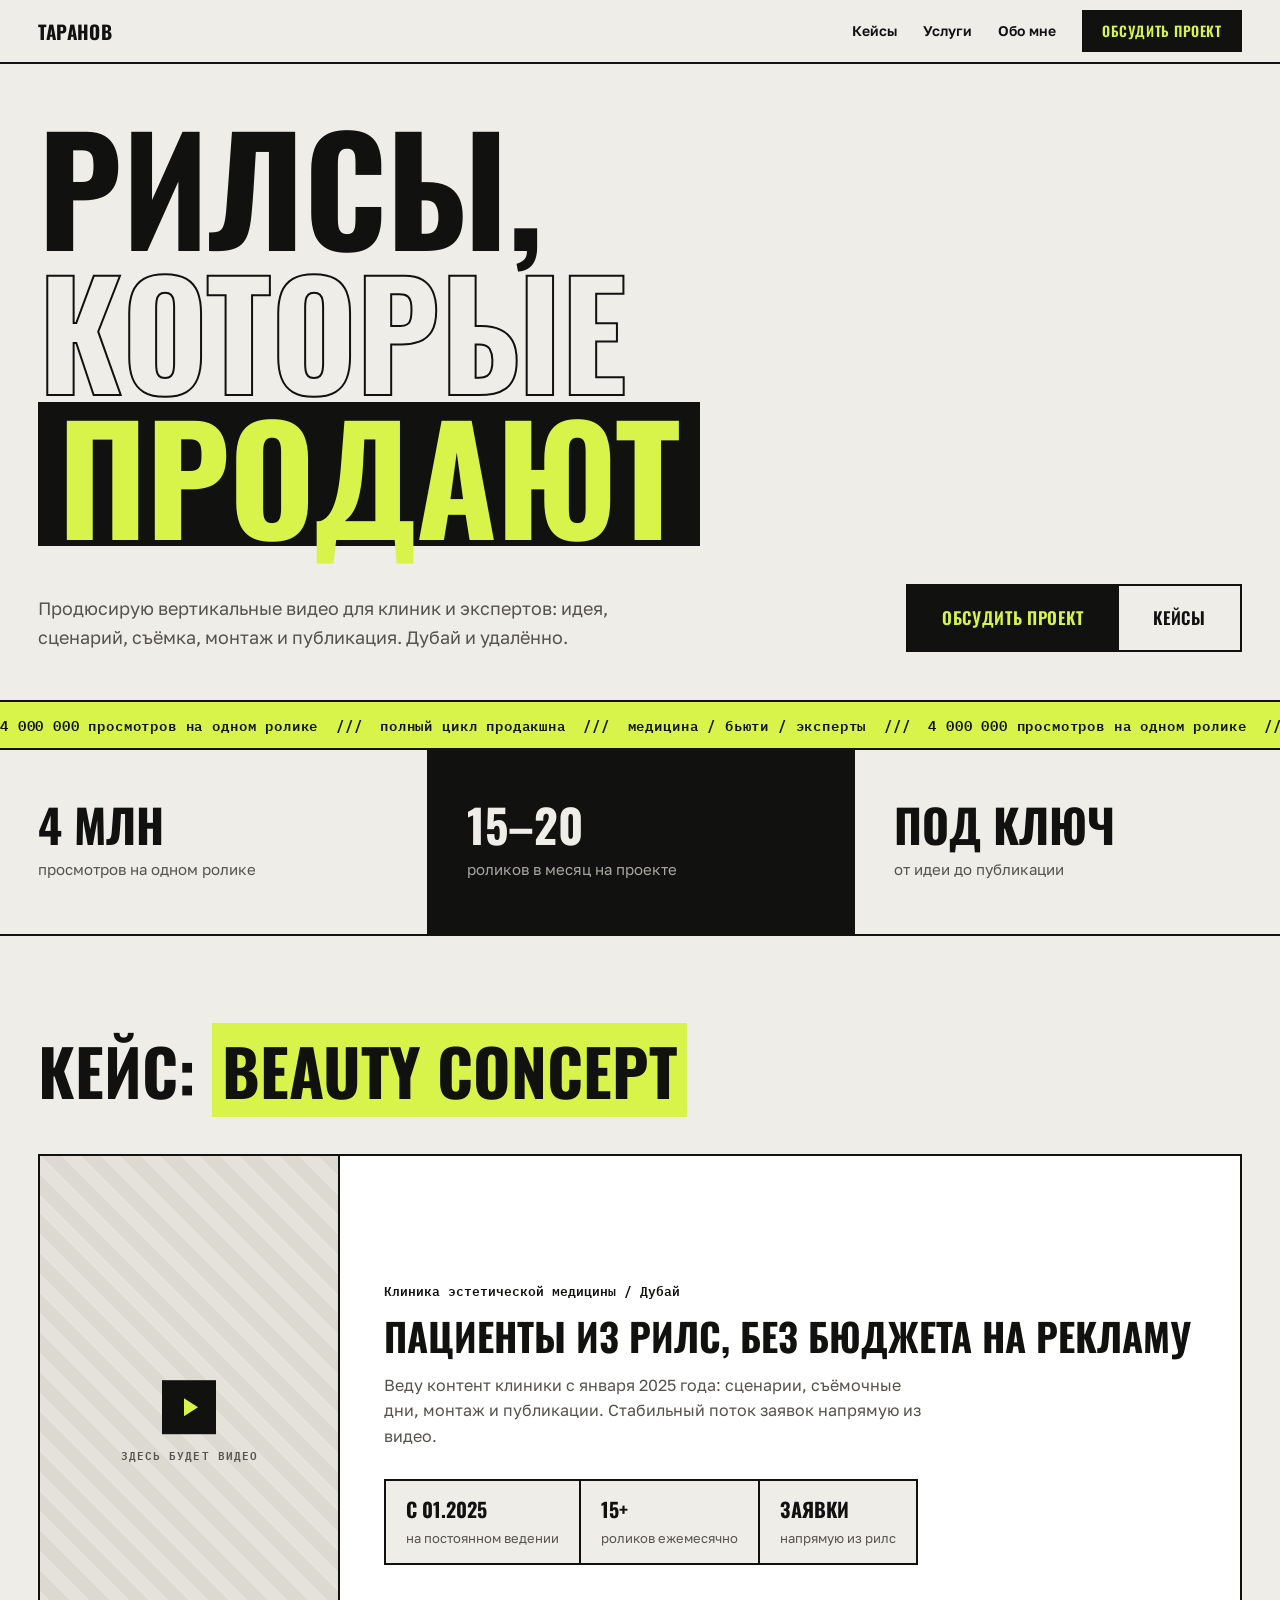
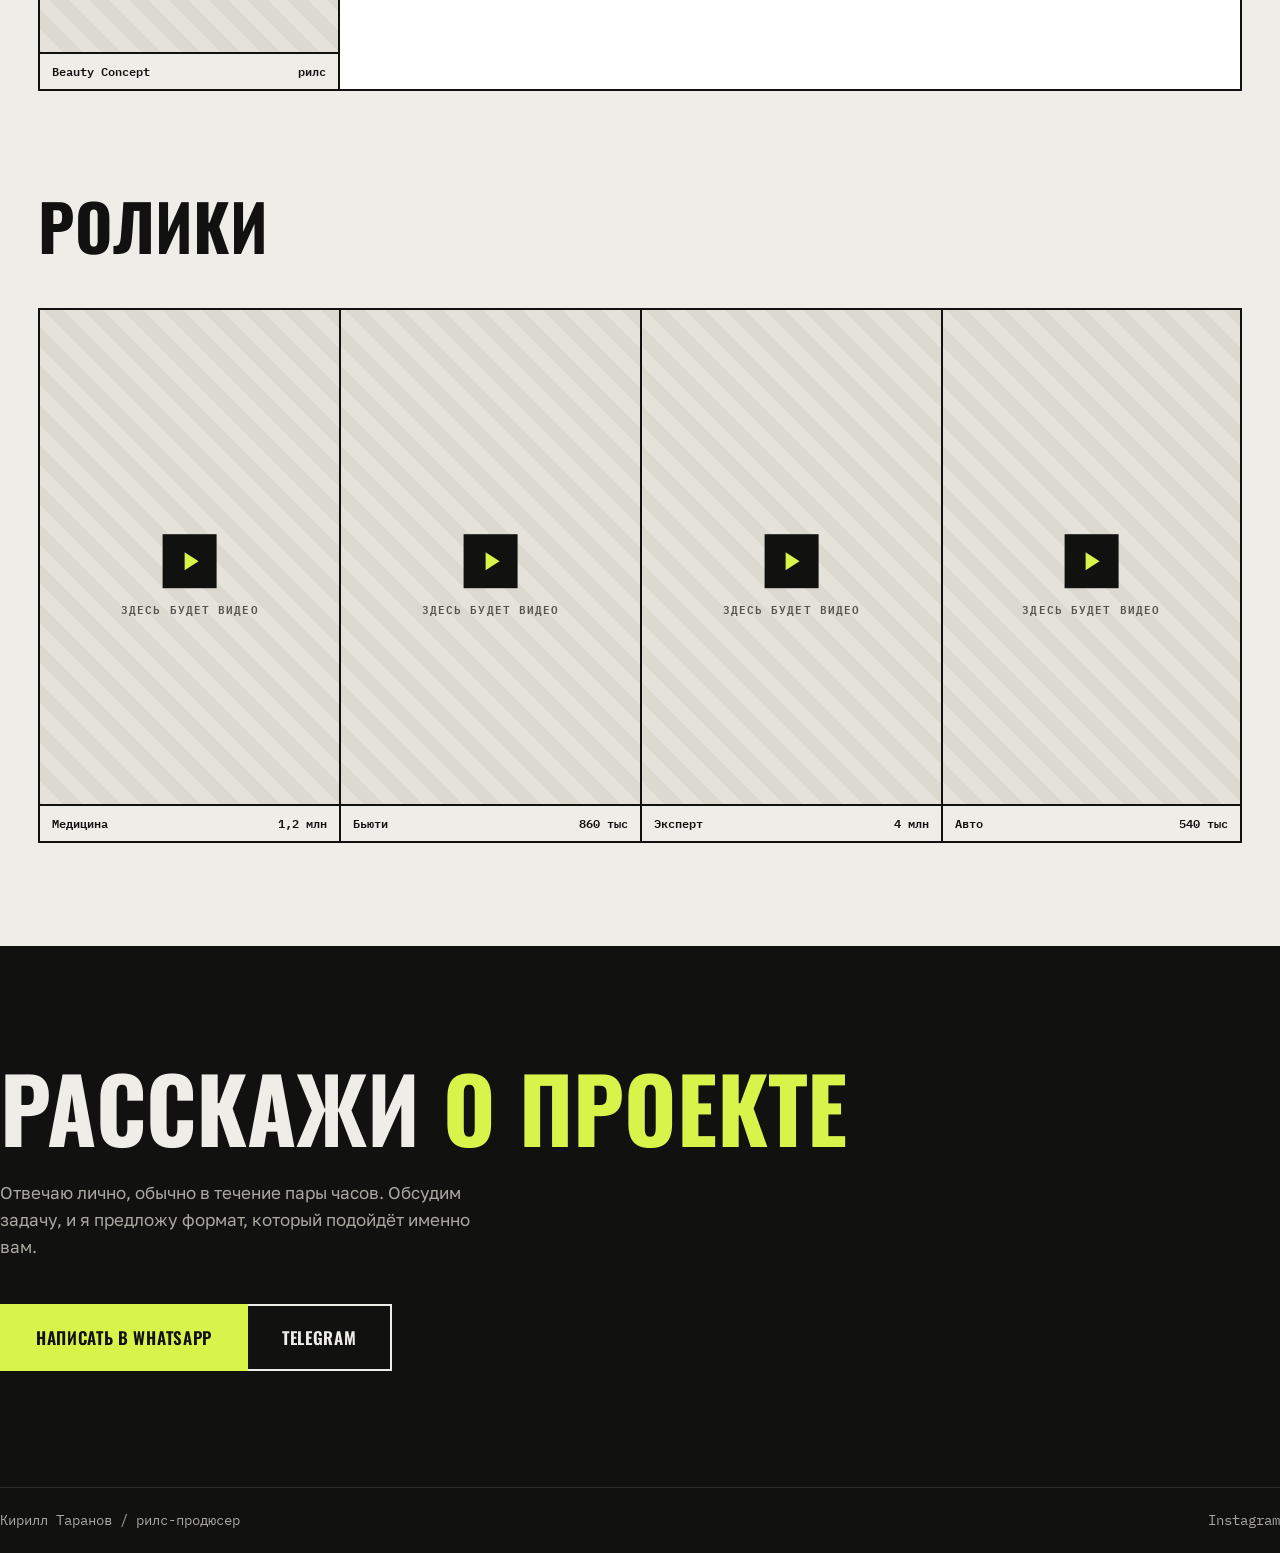
<file: mockups/bold-brutalist.html>
<!DOCTYPE html>
<html lang="ru">
<head>
<meta charset="UTF-8">
<meta name="viewport" content="width=device-width, initial-scale=1.0">
<title>Вариант 3 · Дерзкий брутальный</title>
<link rel="preconnect" href="https://fonts.googleapis.com">
<link rel="preconnect" href="https://fonts.gstatic.com" crossorigin>
<link href="https://fonts.googleapis.com/css2?family=Oswald:wght@500;600;700&family=IBM+Plex+Mono:wght@400;500;600&family=Golos+Text:wght@400;500;600&display=swap" rel="stylesheet">
<style>
  :root {
    --bg: #efede8;
    --ink: #111110;
    --muted: #55534d;
    --acid: #d8f34a;
    --line: #111110;
  }
  * { margin: 0; padding: 0; box-sizing: border-box; }
  html { scroll-behavior: smooth; }
  body {
    background: var(--bg);
    color: var(--ink);
    font-family: "Golos Text", system-ui, sans-serif;
    line-height: 1.6;
    -webkit-font-smoothing: antialiased;
    overflow-x: hidden;
  }
  .cond { font-family: "Oswald", sans-serif; text-transform: uppercase; }
  .mono { font-family: "IBM Plex Mono", monospace; }
  .wrap { max-width: 1320px; margin: 0 auto; padding: 0 clamp(16px, 3vw, 40px); }

  /* NAV */
  nav { position: fixed; top: 0; left: 0; right: 0; z-index: 50; background: var(--bg); border-bottom: 2px solid var(--line); }
  .nav-inner { height: 62px; display: flex; align-items: center; justify-content: space-between; }
  .logo { font-family: "Oswald", sans-serif; text-transform: uppercase; font-weight: 700; font-size: 19px; letter-spacing: 0.02em; color: var(--ink); text-decoration: none; }
  .nav-links { display: flex; gap: 26px; align-items: center; }
  .nav-links a { color: var(--ink); text-decoration: none; font-size: 14px; font-weight: 600; }
  .nav-links a:hover { text-decoration: underline; text-underline-offset: 4px; }
  .nav-cta {
    background: var(--ink); color: var(--acid) !important;
    padding: 10px 20px; font-family: "Oswald", sans-serif; text-transform: uppercase;
    letter-spacing: 0.04em; transition: transform 0.15s;
  }
  .nav-cta:hover { text-decoration: none !important; transform: translate(-2px, -2px); box-shadow: 4px 4px 0 var(--acid); }

  /* HERO */
  .hero { padding-top: 62px; border-bottom: 2px solid var(--line); }
  .hero-title {
    font-family: "Oswald", sans-serif; text-transform: uppercase;
    font-weight: 700;
    font-size: clamp(56px, 11.5vw, 168px);
    line-height: 0.98;
    letter-spacing: -0.005em;
    padding: clamp(28px, 4vw, 56px) 0 clamp(20px, 3vw, 40px);
  }
  .hero-title .row { display: block; }
  .hero-title .row-2 { color: transparent; -webkit-text-stroke: 2px var(--ink); }
  .hero-title .row-3 { background: var(--ink); color: var(--acid); display: inline-block; padding: 0 clamp(10px, 1.5vw, 24px); }
  .hero-sub {
    display: grid; grid-template-columns: 1fr auto; gap: 24px; align-items: end;
    padding-bottom: clamp(28px, 4vw, 48px);
  }
  .hero-sub p { max-width: 52ch; font-size: clamp(16px, 1.4vw, 19px); color: var(--muted); }
  .cta-row { display: flex; gap: 0; flex-wrap: wrap; }
  .btn-primary {
    display: inline-flex; align-items: center;
    background: var(--ink); color: var(--acid); text-decoration: none;
    font-family: "Oswald", sans-serif; text-transform: uppercase; letter-spacing: 0.04em;
    font-weight: 600; font-size: 17px;
    padding: 18px 34px; border: 2px solid var(--ink);
    transition: transform 0.15s, box-shadow 0.15s;
  }
  .btn-primary:hover { transform: translate(-3px, -3px); box-shadow: 6px 6px 0 var(--acid); }
  .btn-primary:active { transform: translate(0, 0); box-shadow: none; }
  .btn-ghost {
    display: inline-flex; align-items: center;
    color: var(--ink); text-decoration: none;
    font-family: "Oswald", sans-serif; text-transform: uppercase; letter-spacing: 0.04em;
    font-weight: 600; font-size: 17px;
    padding: 18px 34px; border: 2px solid var(--ink); border-left: none;
    transition: background 0.2s;
  }
  .btn-ghost:hover { background: rgba(17, 17, 16, 0.06); }

  /* MARQUEE */
  .marquee { border-bottom: 2px solid var(--line); background: var(--acid); overflow: hidden; white-space: nowrap; }
  .marquee-track {
    display: inline-block; padding: 12px 0;
    font-family: "IBM Plex Mono", monospace; font-weight: 600; font-size: 14px; letter-spacing: 0.06em;
    animation: slide 22s linear infinite;
  }
  @keyframes slide { from { transform: translateX(0); } to { transform: translateX(-50%); } }
  @media (prefers-reduced-motion: reduce) { .marquee-track { animation: none; } }

  /* Reel placeholder */
  .reel {
    position: relative; aspect-ratio: 9 / 16; overflow: hidden;
    background: repeating-linear-gradient(45deg, #e4e2da 0, #e4e2da 14px, #dcdad0 14px, #dcdad0 28px);
    border: 2px solid var(--line);
  }
  .reel-badge {
    position: absolute; left: 50%; top: 50%; transform: translate(-50%, -50%);
    display: flex; flex-direction: column; align-items: center; gap: 12px; width: 100%;
  }
  .reel-play {
    width: 54px; height: 54px; background: var(--ink);
    display: grid; place-items: center;
  }
  .reel-play::after {
    content: ""; width: 0; height: 0; margin-left: 3px;
    border-top: 9px solid transparent; border-bottom: 9px solid transparent;
    border-left: 14px solid var(--acid);
  }
  .reel-badge span { font-family: "IBM Plex Mono", monospace; font-size: 11px; font-weight: 600; letter-spacing: 0.1em; text-transform: uppercase; color: var(--muted); }
  .reel-tag {
    position: absolute; left: 0; bottom: 0; right: 0;
    display: flex; justify-content: space-between;
    background: var(--bg); border-top: 2px solid var(--line);
    padding: 8px 12px; font-family: "IBM Plex Mono", monospace; font-size: 12px; font-weight: 600;
  }

  /* STATS: чёрные блоки */
  .stats { display: grid; grid-template-columns: repeat(3, 1fr); border-bottom: 2px solid var(--line); }
  .stat { padding: clamp(28px, 4vw, 52px) clamp(20px, 3vw, 40px); }
  .stat + .stat { border-left: 2px solid var(--line); }
  .stat:nth-child(2) { background: var(--ink); color: var(--bg); }
  .stat:nth-child(2) span { color: #a9a79f; }
  .stat b { font-family: "Oswald", sans-serif; text-transform: uppercase; display: block; font-size: clamp(30px, 3.6vw, 56px); font-weight: 700; line-height: 1; margin-bottom: 10px; }
  .stat span { color: var(--muted); font-size: 15px; }

  /* CASE */
  .section { padding: clamp(64px, 8vw, 110px) 0; }
  .section-head {
    font-family: "Oswald", sans-serif; text-transform: uppercase;
    font-size: clamp(34px, 5vw, 72px); font-weight: 700; line-height: 1;
    margin-bottom: clamp(32px, 4vw, 56px);
  }
  .section-head em { font-style: normal; background: var(--acid); padding: 0 10px; }
  .case { display: grid; grid-template-columns: 300px 1fr; border: 2px solid var(--line); background: #fff; }
  .case > .reel { border: none; border-right: 2px solid var(--line); }
  .case-info { padding: clamp(24px, 3.4vw, 52px); display: flex; flex-direction: column; justify-content: center; }
  .case-info .case-niche { font-family: "IBM Plex Mono", monospace; font-size: 13px; font-weight: 600; margin-bottom: 14px; }
  .case-info h3 { font-family: "Oswald", sans-serif; text-transform: uppercase; font-size: clamp(26px, 3vw, 44px); font-weight: 700; margin-bottom: 16px; line-height: 1.05; }
  .case-info p { color: var(--muted); max-width: 54ch; margin-bottom: 30px; }
  .case-metrics { display: flex; gap: 0; flex-wrap: wrap; }
  .metric { border: 2px solid var(--line); padding: 12px 20px; margin: 0 -2px -2px 0; background: var(--bg); }
  .metric b { font-family: "Oswald", sans-serif; display: block; font-size: 20px; font-weight: 700; text-transform: uppercase; }
  .metric span { font-size: 13px; color: var(--muted); }

  /* SHOWCASE */
  .showcase-grid { display: grid; grid-template-columns: repeat(4, 1fr); }
  .showcase-grid .reel { border-right-width: 0; }
  .showcase-grid .reel:last-child { border-right-width: 2px; }
  .showcase-grid .reel:hover .reel-tag { background: var(--acid); }

  /* CONTACT */
  .contact { background: var(--ink); color: var(--bg); border-top: 2px solid var(--line); }
  .contact-inner { padding: clamp(64px, 9vw, 130px) 0; }
  .contact h2 {
    font-family: "Oswald", sans-serif; text-transform: uppercase;
    font-size: clamp(40px, 7vw, 104px); font-weight: 700; line-height: 0.98;
    margin-bottom: 28px;
  }
  .contact h2 em { font-style: normal; color: var(--acid); }
  .contact p { color: #a9a79f; font-size: 17px; max-width: 46ch; margin-bottom: 44px; }
  .contact .btn-primary { background: var(--acid); color: var(--ink); border-color: var(--acid); }
  .contact .btn-primary:hover { box-shadow: 6px 6px 0 rgba(216, 243, 74, 0.35); }
  .contact .btn-ghost { color: var(--bg); border-color: var(--bg); }
  .contact .btn-ghost:hover { background: rgba(239, 237, 232, 0.08); }

  footer { background: var(--ink); border-top: 1px solid #2c2b28; }
  .footer-inner { padding: 22px 0; display: flex; justify-content: space-between; color: #a9a79f; font-size: 13.5px; font-family: "IBM Plex Mono", monospace; }
  .footer-inner a { color: #a9a79f; text-decoration: none; }
  .footer-inner a:hover { color: var(--acid); }

  @media (max-width: 860px) {
    .nav-links a:not(.nav-cta) { display: none; }
    .hero-sub { grid-template-columns: 1fr; }
    .stats { grid-template-columns: 1fr; }
    .stat + .stat { border-left: none; border-top: 2px solid var(--line); }
    .case { grid-template-columns: 1fr; }
    .case > .reel { border-right: none; border-bottom: 2px solid var(--line); max-width: none; }
    .showcase-grid { grid-template-columns: 1fr 1fr; }
    .showcase-grid .reel:nth-child(even) { border-right-width: 2px; }
    .showcase-grid .reel:nth-child(n+3) { border-top-width: 0; }
    .btn-ghost { border-left: 2px solid var(--line); margin-top: -2px; }
  }
</style>
</head>
<body>

<nav>
  <div class="wrap nav-inner">
    <a class="logo" href="#">Таранов</a>
    <div class="nav-links">
      <a href="#">Кейсы</a>
      <a href="#">Услуги</a>
      <a href="#">Обо мне</a>
      <a class="nav-cta" href="#">Обсудить проект</a>
    </div>
  </div>
</nav>

<header class="hero">
  <div class="wrap">
    <h1 class="hero-title">
      <span class="row">Рилсы,</span>
      <span class="row row-2">которые</span>
      <span class="row"><span class="row-3">продают</span></span>
    </h1>
    <div class="hero-sub">
      <p>Продюсирую вертикальные видео для клиник и экспертов: идея, сценарий, съёмка, монтаж и публикация. Дубай и удалённо.</p>
      <div class="cta-row">
        <a class="btn-primary" href="#">Обсудить проект</a>
        <a class="btn-ghost" href="#">Кейсы</a>
      </div>
    </div>
  </div>
</header>

<div class="marquee" aria-hidden="true">
  <div class="marquee-track">4 000 000 просмотров на одном ролике &nbsp;///&nbsp; полный цикл продакшна &nbsp;///&nbsp; медицина / бьюти / эксперты &nbsp;///&nbsp; 4 000 000 просмотров на одном ролике &nbsp;///&nbsp; полный цикл продакшна &nbsp;///&nbsp; медицина / бьюти / эксперты &nbsp;///&nbsp;</div>
</div>

<section class="stats wrap" style="padding-left:0; padding-right:0; max-width:none;">
  <div class="stat"><b>4 млн</b><span>просмотров на одном ролике</span></div>
  <div class="stat"><b>15–20</b><span>роликов в месяц на проекте</span></div>
  <div class="stat"><b>Под ключ</b><span>от идеи до публикации</span></div>
</section>

<section class="section">
  <div class="wrap">
    <h2 class="section-head">Кейс: <em>Beauty Concept</em></h2>
    <div class="case">
      <div class="reel">
        <div class="reel-badge"><div class="reel-play"></div><span>здесь будет видео</span></div>
        <div class="reel-tag"><span>Beauty Concept</span><span>рилс</span></div>
      </div>
      <div class="case-info">
        <div class="case-niche">Клиника эстетической медицины / Дубай</div>
        <h3>Пациенты из рилс, без бюджета на рекламу</h3>
        <p>Веду контент клиники с января 2025 года: сценарии, съёмочные дни, монтаж и публикации. Стабильный поток заявок напрямую из видео.</p>
        <div class="case-metrics">
          <div class="metric"><b>с 01.2025</b><span>на постоянном ведении</span></div>
          <div class="metric"><b>15+</b><span>роликов ежемесячно</span></div>
          <div class="metric"><b>Заявки</b><span>напрямую из рилс</span></div>
        </div>
      </div>
    </div>
  </div>
</section>

<section class="section" style="padding-top: 0;">
  <div class="wrap">
    <h2 class="section-head">Ролики</h2>
    <div class="showcase-grid">
      <div class="reel"><div class="reel-badge"><div class="reel-play"></div><span>здесь будет видео</span></div><div class="reel-tag"><span>Медицина</span><span>1,2 млн</span></div></div>
      <div class="reel"><div class="reel-badge"><div class="reel-play"></div><span>здесь будет видео</span></div><div class="reel-tag"><span>Бьюти</span><span>860 тыс</span></div></div>
      <div class="reel"><div class="reel-badge"><div class="reel-play"></div><span>здесь будет видео</span></div><div class="reel-tag"><span>Эксперт</span><span>4 млн</span></div></div>
      <div class="reel"><div class="reel-badge"><div class="reel-play"></div><span>здесь будет видео</span></div><div class="reel-tag"><span>Авто</span><span>540 тыс</span></div></div>
    </div>
  </div>
</section>

<section class="contact">
  <div class="wrap contact-inner">
    <h2>Расскажи <em>о проекте</em></h2>
    <p>Отвечаю лично, обычно в течение пары часов. Обсудим задачу, и я предложу формат, который подойдёт именно вам.</p>
    <div class="cta-row">
      <a class="btn-primary" href="#">Написать в WhatsApp</a>
      <a class="btn-ghost" href="#">Telegram</a>
    </div>
  </div>
</section>

<footer>
  <div class="wrap footer-inner">
    <span>Кирилл Таранов / рилс-продюсер</span>
    <a href="#">Instagram</a>
  </div>
</footer>

</body>
</html>
</file>
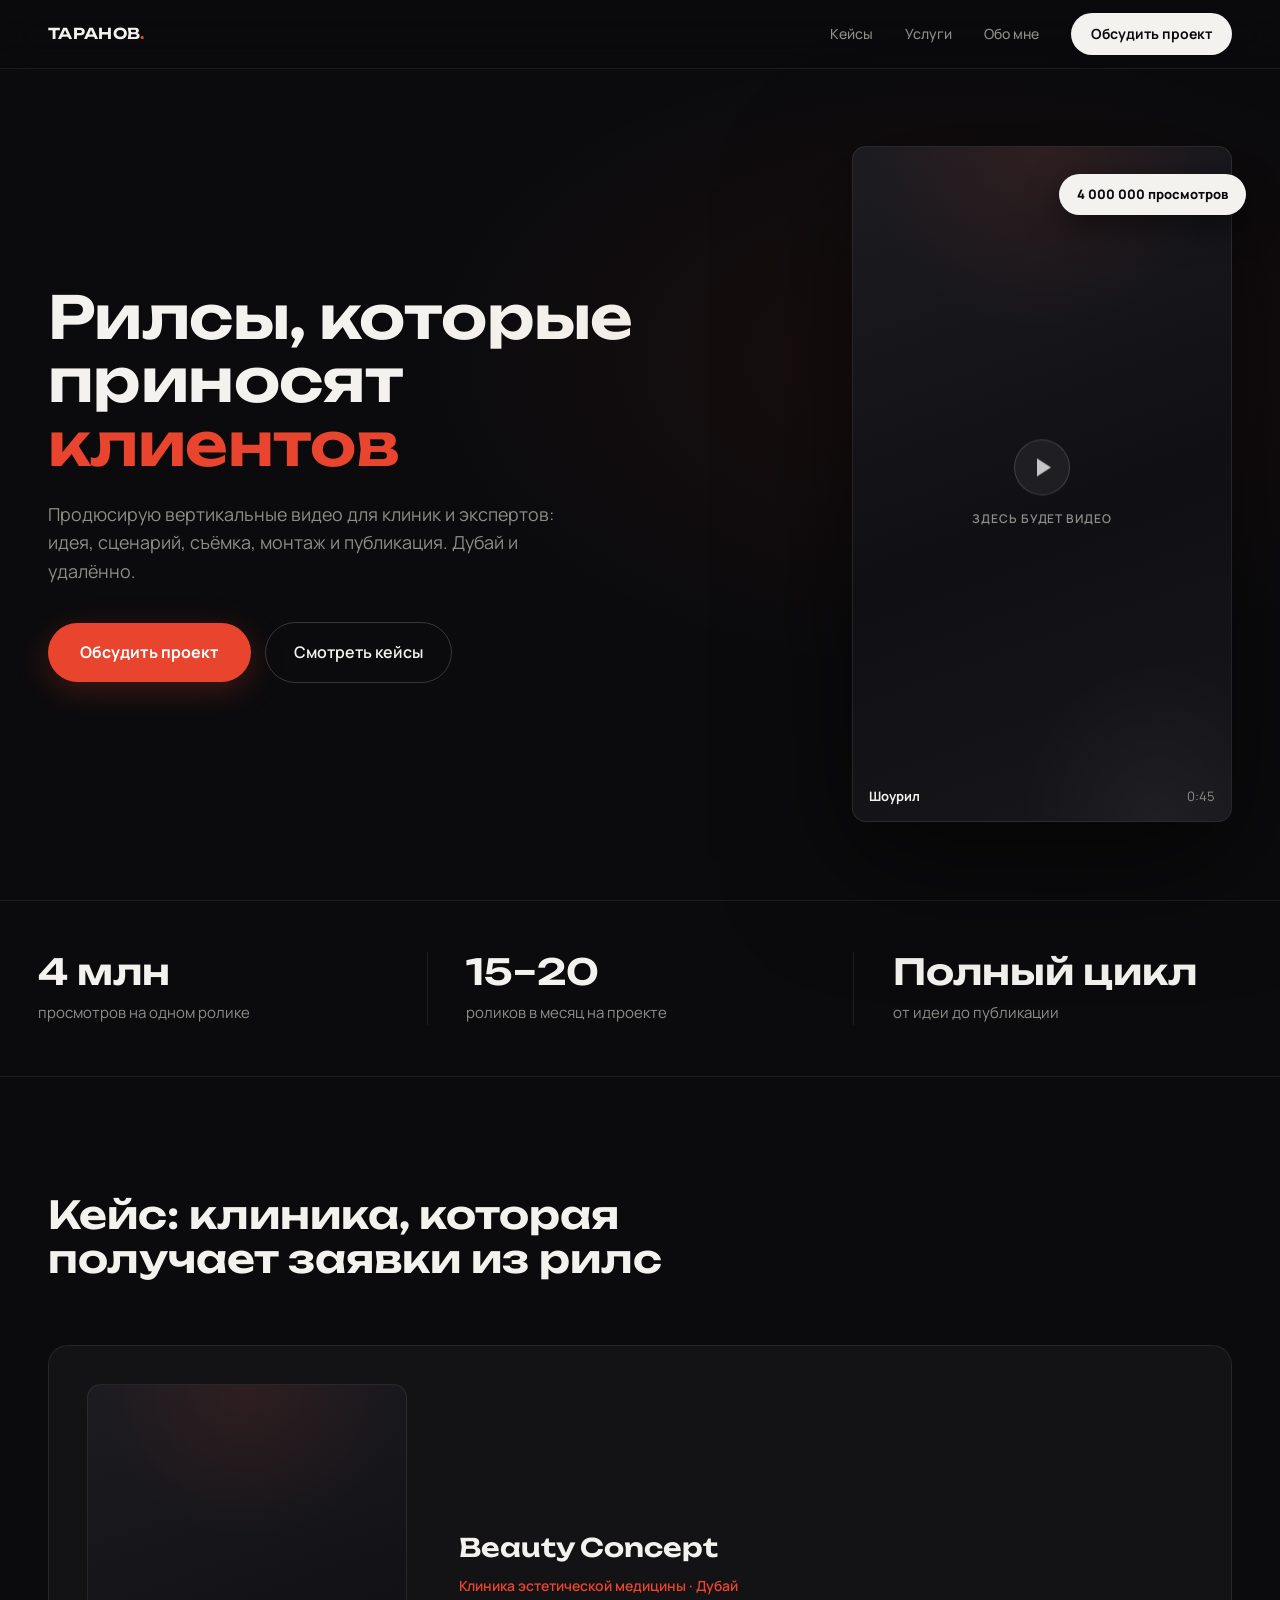
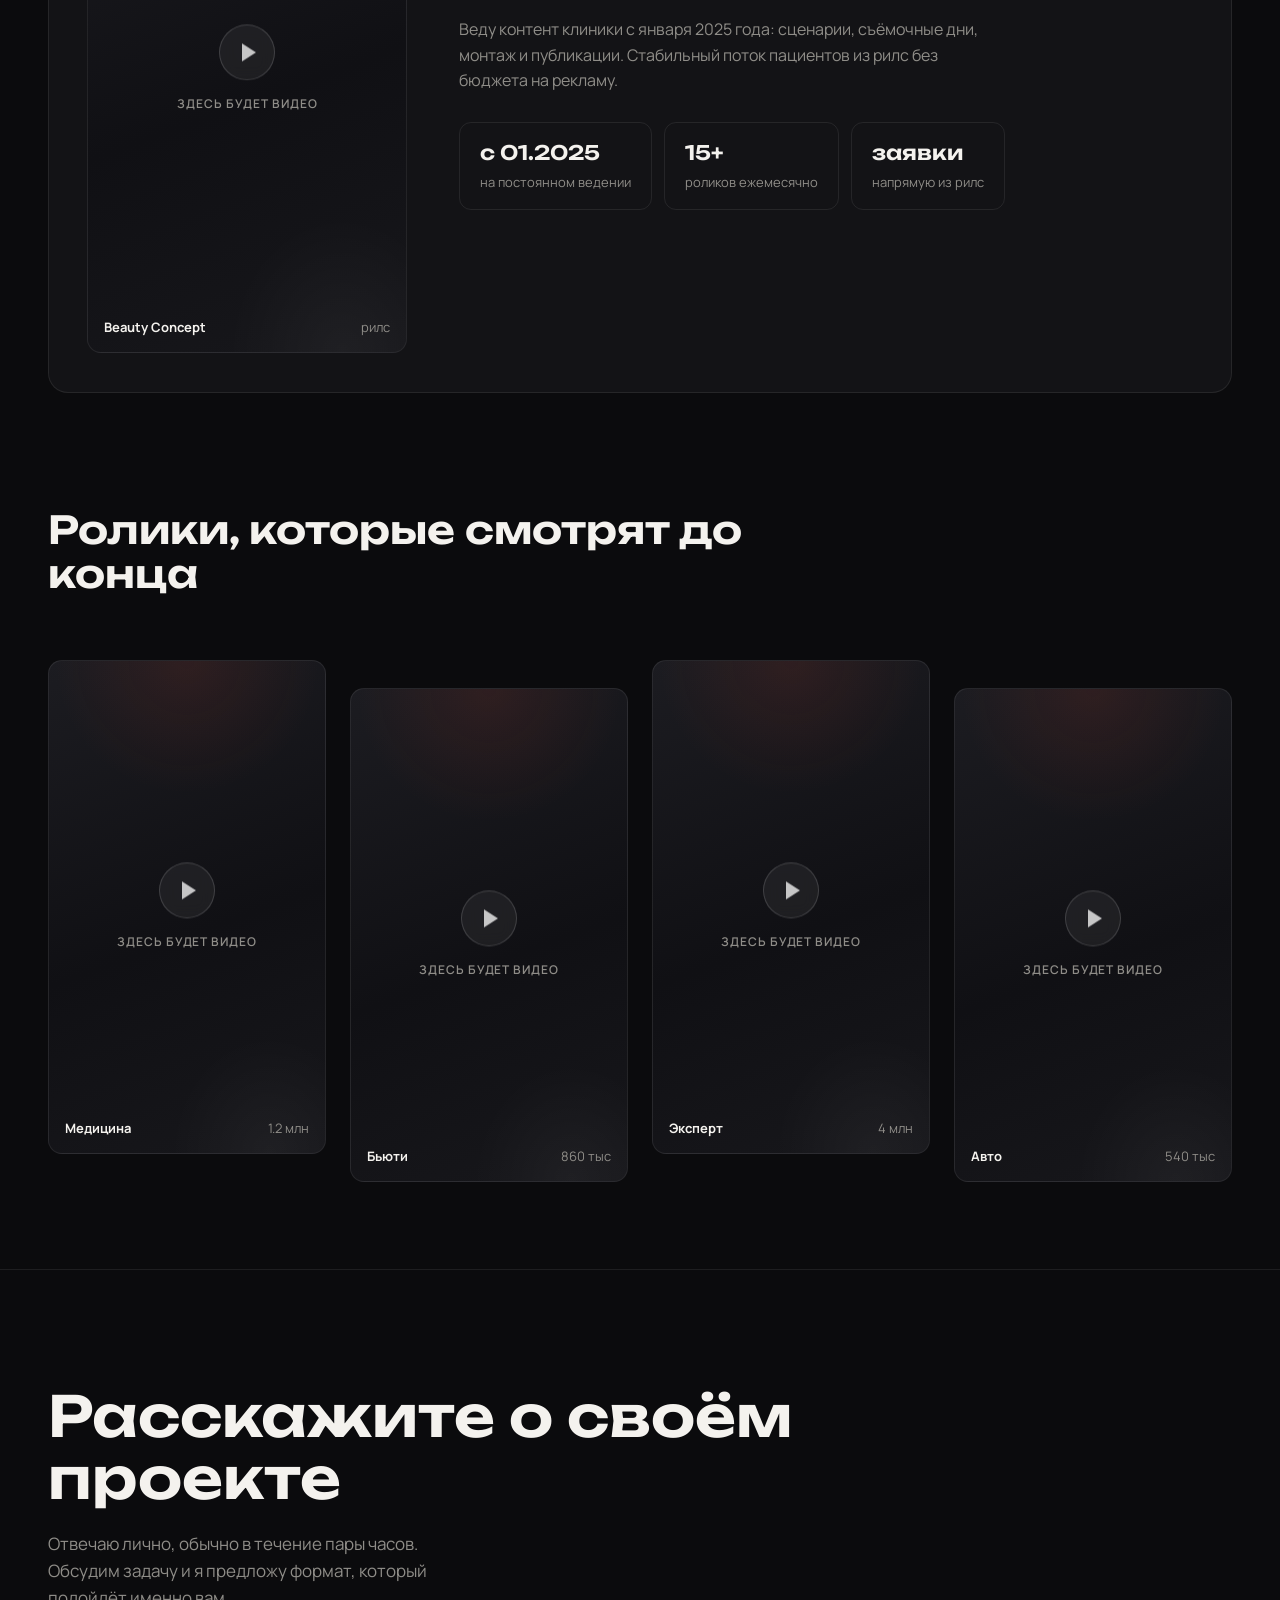
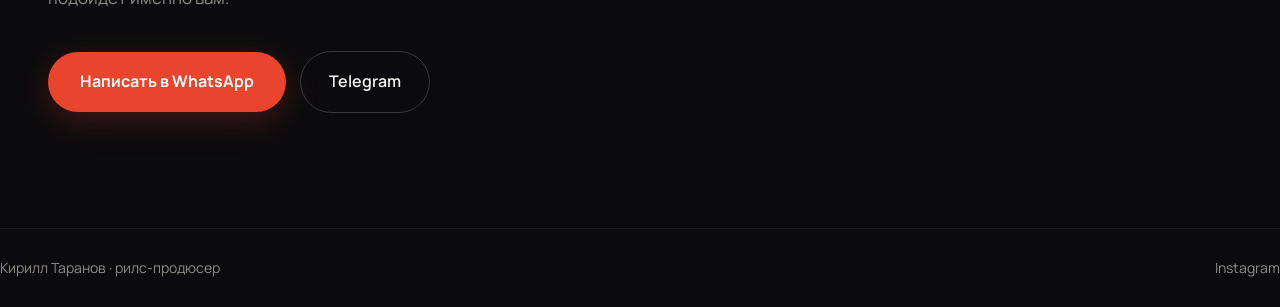
<file: mockups/dark-cinematic.html>
<!DOCTYPE html>
<html lang="ru">
<head>
<meta charset="UTF-8">
<meta name="viewport" content="width=device-width, initial-scale=1.0">
<title>Вариант 1 · Тёмный кинематографичный</title>
<link rel="preconnect" href="https://fonts.googleapis.com">
<link rel="preconnect" href="https://fonts.gstatic.com" crossorigin>
<link href="https://fonts.googleapis.com/css2?family=Unbounded:wght@400;500;600;700&family=Manrope:wght@400;500;600;700&display=swap" rel="stylesheet">
<style>
  :root {
    --bg: #0b0b0d;
    --bg-soft: #131316;
    --line: rgba(255, 255, 255, 0.08);
    --text: #f4f2ee;
    --muted: #8f8d88;
    --accent: #e8442e;
    --radius: 14px;
  }
  * { margin: 0; padding: 0; box-sizing: border-box; }
  html { scroll-behavior: smooth; }
  body {
    background: var(--bg);
    color: var(--text);
    font-family: "Manrope", system-ui, sans-serif;
    line-height: 1.6;
    -webkit-font-smoothing: antialiased;
    overflow-x: hidden;
  }
  .display { font-family: "Unbounded", sans-serif; }
  .wrap { max-width: 1280px; margin: 0 auto; padding: 0 clamp(20px, 4vw, 48px); }

  /* NAV */
  nav {
    position: fixed; top: 0; left: 0; right: 0; z-index: 50;
    background: rgba(11, 11, 13, 0.72);
    backdrop-filter: blur(16px);
    border-bottom: 1px solid var(--line);
  }
  .nav-inner {
    height: 68px; display: flex; align-items: center; justify-content: space-between;
  }
  .logo { font-family: "Unbounded", sans-serif; font-weight: 600; font-size: 15px; letter-spacing: 0.02em; color: var(--text); text-decoration: none; }
  .logo span { color: var(--accent); }
  .nav-links { display: flex; gap: 32px; align-items: center; }
  .nav-links a { color: var(--muted); text-decoration: none; font-size: 14px; font-weight: 500; transition: color 0.25s; }
  .nav-links a:hover { color: var(--text); }
  .nav-cta {
    background: var(--text); color: #0b0b0d !important; font-weight: 700 !important;
    padding: 10px 20px; border-radius: 100px; transition: transform 0.2s, background 0.25s;
  }
  .nav-cta:hover { background: #fff; transform: translateY(-1px); }

  /* HERO */
  .hero {
    min-height: 100dvh;
    display: grid;
    grid-template-columns: 1.15fr 0.85fr;
    gap: clamp(32px, 5vw, 72px);
    align-items: center;
    padding-top: 68px;
    position: relative;
  }
  .hero::before {
    content: "";
    position: absolute; inset: 0;
    background: radial-gradient(ellipse 60% 50% at 75% 40%, rgba(232, 68, 46, 0.07), transparent 70%);
    pointer-events: none;
  }
  .hero-copy h1 {
    font-family: "Unbounded", sans-serif;
    font-size: clamp(34px, 4.6vw, 62px);
    font-weight: 600;
    line-height: 1.08;
    letter-spacing: -0.01em;
    margin-bottom: 24px;
  }
  .hero-copy h1 em { font-style: normal; color: var(--accent); }
  .hero-copy p {
    font-size: clamp(16px, 1.4vw, 19px);
    color: var(--muted);
    max-width: 46ch;
    margin-bottom: 36px;
  }
  .cta-row { display: flex; gap: 14px; flex-wrap: wrap; align-items: center; }
  .btn-primary {
    display: inline-flex; align-items: center; gap: 10px;
    background: var(--accent); color: #fff; text-decoration: none;
    font-weight: 700; font-size: 16px;
    padding: 17px 32px; border-radius: 100px;
    transition: transform 0.2s, box-shadow 0.3s;
    box-shadow: 0 8px 32px rgba(232, 68, 46, 0.25);
  }
  .btn-primary:hover { transform: translateY(-2px); box-shadow: 0 12px 40px rgba(232, 68, 46, 0.35); }
  .btn-primary:active { transform: translateY(0) scale(0.98); }
  .btn-ghost {
    display: inline-flex; align-items: center;
    color: var(--text); text-decoration: none; font-weight: 600; font-size: 16px;
    padding: 17px 28px; border-radius: 100px; border: 1px solid rgba(255, 255, 255, 0.18);
    transition: border-color 0.25s, background 0.25s;
  }
  .btn-ghost:hover { border-color: rgba(255, 255, 255, 0.4); background: rgba(255, 255, 255, 0.04); }

  /* Reel frame (видео-заглушка 9:16) */
  .reel {
    position: relative;
    aspect-ratio: 9 / 16;
    border-radius: var(--radius);
    overflow: hidden;
    background:
      linear-gradient(160deg, #1c1c21 0%, #101014 55%, #17171b 100%);
    border: 1px solid var(--line);
  }
  .reel::before {
    content: "";
    position: absolute; inset: 0;
    background:
      radial-gradient(ellipse 80% 45% at 50% 0%, rgba(232, 68, 46, 0.10), transparent 60%),
      radial-gradient(ellipse 60% 40% at 80% 100%, rgba(255, 255, 255, 0.04), transparent 60%);
  }
  .reel-badge {
    position: absolute; left: 50%; top: 50%; transform: translate(-50%, -50%);
    display: flex; flex-direction: column; align-items: center; gap: 14px;
    width: 100%;
  }
  .reel-play {
    width: 56px; height: 56px; border-radius: 50%;
    background: rgba(255, 255, 255, 0.06);
    border: 1px solid rgba(255, 255, 255, 0.16);
    display: grid; place-items: center;
    backdrop-filter: blur(8px);
  }
  .reel-play::after {
    content: ""; display: block;
    width: 0; height: 0; margin-left: 4px;
    border-top: 9px solid transparent; border-bottom: 9px solid transparent;
    border-left: 14px solid rgba(255, 255, 255, 0.75);
  }
  .reel-badge span { font-size: 12px; font-weight: 600; letter-spacing: 0.08em; text-transform: uppercase; color: var(--muted); }
  .reel-meta {
    position: absolute; left: 16px; right: 16px; bottom: 14px;
    display: flex; justify-content: space-between; align-items: center; font-size: 13px;
  }
  .reel-meta b { font-weight: 700; color: var(--text); }
  .reel-meta i { font-style: normal; color: var(--muted); }

  .hero-reel { max-width: 380px; justify-self: end; width: 100%; position: relative; }
  .hero-reel .reel { box-shadow: 0 40px 120px rgba(0, 0, 0, 0.6); }
  .hero-reel::after {
    content: "4 000 000 просмотров";
    position: absolute; top: 28px; right: -14px;
    background: var(--text); color: #0b0b0d;
    font-weight: 800; font-size: 13px;
    padding: 10px 18px; border-radius: 100px;
    box-shadow: 0 12px 32px rgba(0, 0, 0, 0.5);
  }

  /* STATS */
  .stats { border-top: 1px solid var(--line); border-bottom: 1px solid var(--line); }
  .stats-inner {
    display: grid; grid-template-columns: repeat(3, 1fr);
    padding: clamp(32px, 4vw, 56px) 0;
  }
  .stat { padding: 0 clamp(16px, 3vw, 40px); }
  .stat + .stat { border-left: 1px solid var(--line); }
  .stat b {
    display: block;
    font-family: "Unbounded", sans-serif;
    font-size: clamp(24px, 2.8vw, 40px);
    font-weight: 600; line-height: 1.1; margin-bottom: 8px;
  }
  .stat span { color: var(--muted); font-size: 15px; }

  /* CASE */
  .section { padding: clamp(72px, 9vw, 130px) 0; }
  .section-title {
    font-family: "Unbounded", sans-serif;
    font-size: clamp(26px, 3vw, 42px);
    font-weight: 600; line-height: 1.15;
    margin-bottom: clamp(36px, 5vw, 64px);
    max-width: 20ch;
  }
  .case-card {
    display: grid; grid-template-columns: 320px 1fr;
    gap: clamp(28px, 4vw, 64px);
    background: var(--bg-soft);
    border: 1px solid var(--line);
    border-radius: 20px;
    padding: clamp(24px, 3vw, 44px);
    align-items: center;
  }
  .case-info h3 { font-family: "Unbounded", sans-serif; font-size: clamp(20px, 2vw, 28px); font-weight: 600; margin-bottom: 6px; }
  .case-info .case-niche { color: var(--accent); font-weight: 600; font-size: 14px; margin-bottom: 20px; }
  .case-info p { color: var(--muted); max-width: 52ch; margin-bottom: 28px; }
  .case-metrics { display: flex; gap: 12px; flex-wrap: wrap; }
  .metric {
    border: 1px solid var(--line); border-radius: 12px;
    padding: 14px 20px;
  }
  .metric b { display: block; font-family: "Unbounded", sans-serif; font-size: 20px; font-weight: 600; }
  .metric span { font-size: 13px; color: var(--muted); }

  /* SHOWCASE */
  .showcase-row {
    display: grid; grid-template-columns: repeat(4, 1fr);
    gap: clamp(14px, 2vw, 24px);
  }
  .showcase-row .reel:nth-child(even) { transform: translateY(28px); }
  .showcase-row .reel { transition: transform 0.35s cubic-bezier(0.16, 1, 0.3, 1), border-color 0.3s; }
  .showcase-row .reel:hover { transform: translateY(-6px); border-color: rgba(255, 255, 255, 0.22); }
  .showcase-row .reel:nth-child(even):hover { transform: translateY(20px); }

  /* CONTACT */
  .contact { text-align: left; border-top: 1px solid var(--line); }
  .contact h2 {
    font-family: "Unbounded", sans-serif;
    font-size: clamp(30px, 4.4vw, 58px);
    font-weight: 600; line-height: 1.1; max-width: 16ch;
    margin-bottom: 20px;
  }
  .contact p { color: var(--muted); font-size: 17px; margin-bottom: 40px; max-width: 44ch; }
  footer { border-top: 1px solid var(--line); }
  .footer-inner { padding: 28px 0; display: flex; justify-content: space-between; color: var(--muted); font-size: 14px; }
  .footer-inner a { color: var(--muted); text-decoration: none; }
  .footer-inner a:hover { color: var(--text); }

  @media (max-width: 860px) {
    .nav-links a:not(.nav-cta) { display: none; }
    .hero { grid-template-columns: 1fr; padding-top: 108px; min-height: auto; padding-bottom: 64px; }
    .hero-reel { justify-self: start; max-width: 280px; }
    .hero-reel::after { right: auto; left: -8px; }
    .stats-inner { grid-template-columns: 1fr; gap: 24px; }
    .stat + .stat { border-left: none; border-top: 1px solid var(--line); padding-top: 24px; }
    .case-card { grid-template-columns: 1fr; }
    .case-card .reel { max-width: 260px; }
    .showcase-row { grid-template-columns: repeat(2, 1fr); }
  }
</style>
</head>
<body>

<nav>
  <div class="wrap nav-inner">
    <a class="logo" href="#">ТАРАНОВ<span>.</span></a>
    <div class="nav-links">
      <a href="#">Кейсы</a>
      <a href="#">Услуги</a>
      <a href="#">Обо мне</a>
      <a class="nav-cta" href="#">Обсудить проект</a>
    </div>
  </div>
</nav>

<header class="hero wrap">
  <div class="hero-copy">
    <h1 class="display">Рилсы, которые приносят <em>клиентов</em></h1>
    <p>Продюсирую вертикальные видео для клиник и экспертов: идея, сценарий, съёмка, монтаж и публикация. Дубай и удалённо.</p>
    <div class="cta-row">
      <a class="btn-primary" href="#">Обсудить проект</a>
      <a class="btn-ghost" href="#">Смотреть кейсы</a>
    </div>
  </div>
  <div class="hero-reel">
    <div class="reel">
      <div class="reel-badge">
        <div class="reel-play"></div>
        <span>здесь будет видео</span>
      </div>
      <div class="reel-meta"><b>Шоурил</b><i>0:45</i></div>
    </div>
  </div>
</header>

<section class="stats">
  <div class="wrap stats-inner">
    <div class="stat"><b>4 млн</b><span>просмотров на одном ролике</span></div>
    <div class="stat"><b>15–20</b><span>роликов в месяц на проекте</span></div>
    <div class="stat"><b>Полный цикл</b><span>от идеи до публикации</span></div>
  </div>
</section>

<section class="section">
  <div class="wrap">
    <h2 class="section-title display">Кейс: клиника, которая получает заявки из рилс</h2>
    <div class="case-card">
      <div class="reel">
        <div class="reel-badge">
          <div class="reel-play"></div>
          <span>здесь будет видео</span>
        </div>
        <div class="reel-meta"><b>Beauty Concept</b><i>рилс</i></div>
      </div>
      <div class="case-info">
        <h3 class="display">Beauty Concept</h3>
        <div class="case-niche">Клиника эстетической медицины · Дубай</div>
        <p>Веду контент клиники с января 2025 года: сценарии, съёмочные дни, монтаж и публикации. Стабильный поток пациентов из рилс без бюджета на рекламу.</p>
        <div class="case-metrics">
          <div class="metric"><b>с 01.2025</b><span>на постоянном ведении</span></div>
          <div class="metric"><b>15+</b><span>роликов ежемесячно</span></div>
          <div class="metric"><b>заявки</b><span>напрямую из рилс</span></div>
        </div>
      </div>
    </div>
  </div>
</section>

<section class="section" style="padding-top: 0;">
  <div class="wrap">
    <h2 class="section-title display">Ролики, которые смотрят до конца</h2>
    <div class="showcase-row">
      <div class="reel"><div class="reel-badge"><div class="reel-play"></div><span>здесь будет видео</span></div><div class="reel-meta"><b>Медицина</b><i>1.2 млн</i></div></div>
      <div class="reel"><div class="reel-badge"><div class="reel-play"></div><span>здесь будет видео</span></div><div class="reel-meta"><b>Бьюти</b><i>860 тыс</i></div></div>
      <div class="reel"><div class="reel-badge"><div class="reel-play"></div><span>здесь будет видео</span></div><div class="reel-meta"><b>Эксперт</b><i>4 млн</i></div></div>
      <div class="reel"><div class="reel-badge"><div class="reel-play"></div><span>здесь будет видео</span></div><div class="reel-meta"><b>Авто</b><i>540 тыс</i></div></div>
    </div>
  </div>
</section>

<section class="section contact">
  <div class="wrap">
    <h2 class="display">Расскажите о своём проекте</h2>
    <p>Отвечаю лично, обычно в течение пары часов. Обсудим задачу и я предложу формат, который подойдёт именно вам.</p>
    <div class="cta-row">
      <a class="btn-primary" href="#">Написать в WhatsApp</a>
      <a class="btn-ghost" href="#">Telegram</a>
    </div>
  </div>
</section>

<footer>
  <div class="wrap footer-inner">
    <span>Кирилл Таранов · рилс-продюсер</span>
    <a href="#">Instagram</a>
  </div>
</footer>

</body>
</html>
</file>
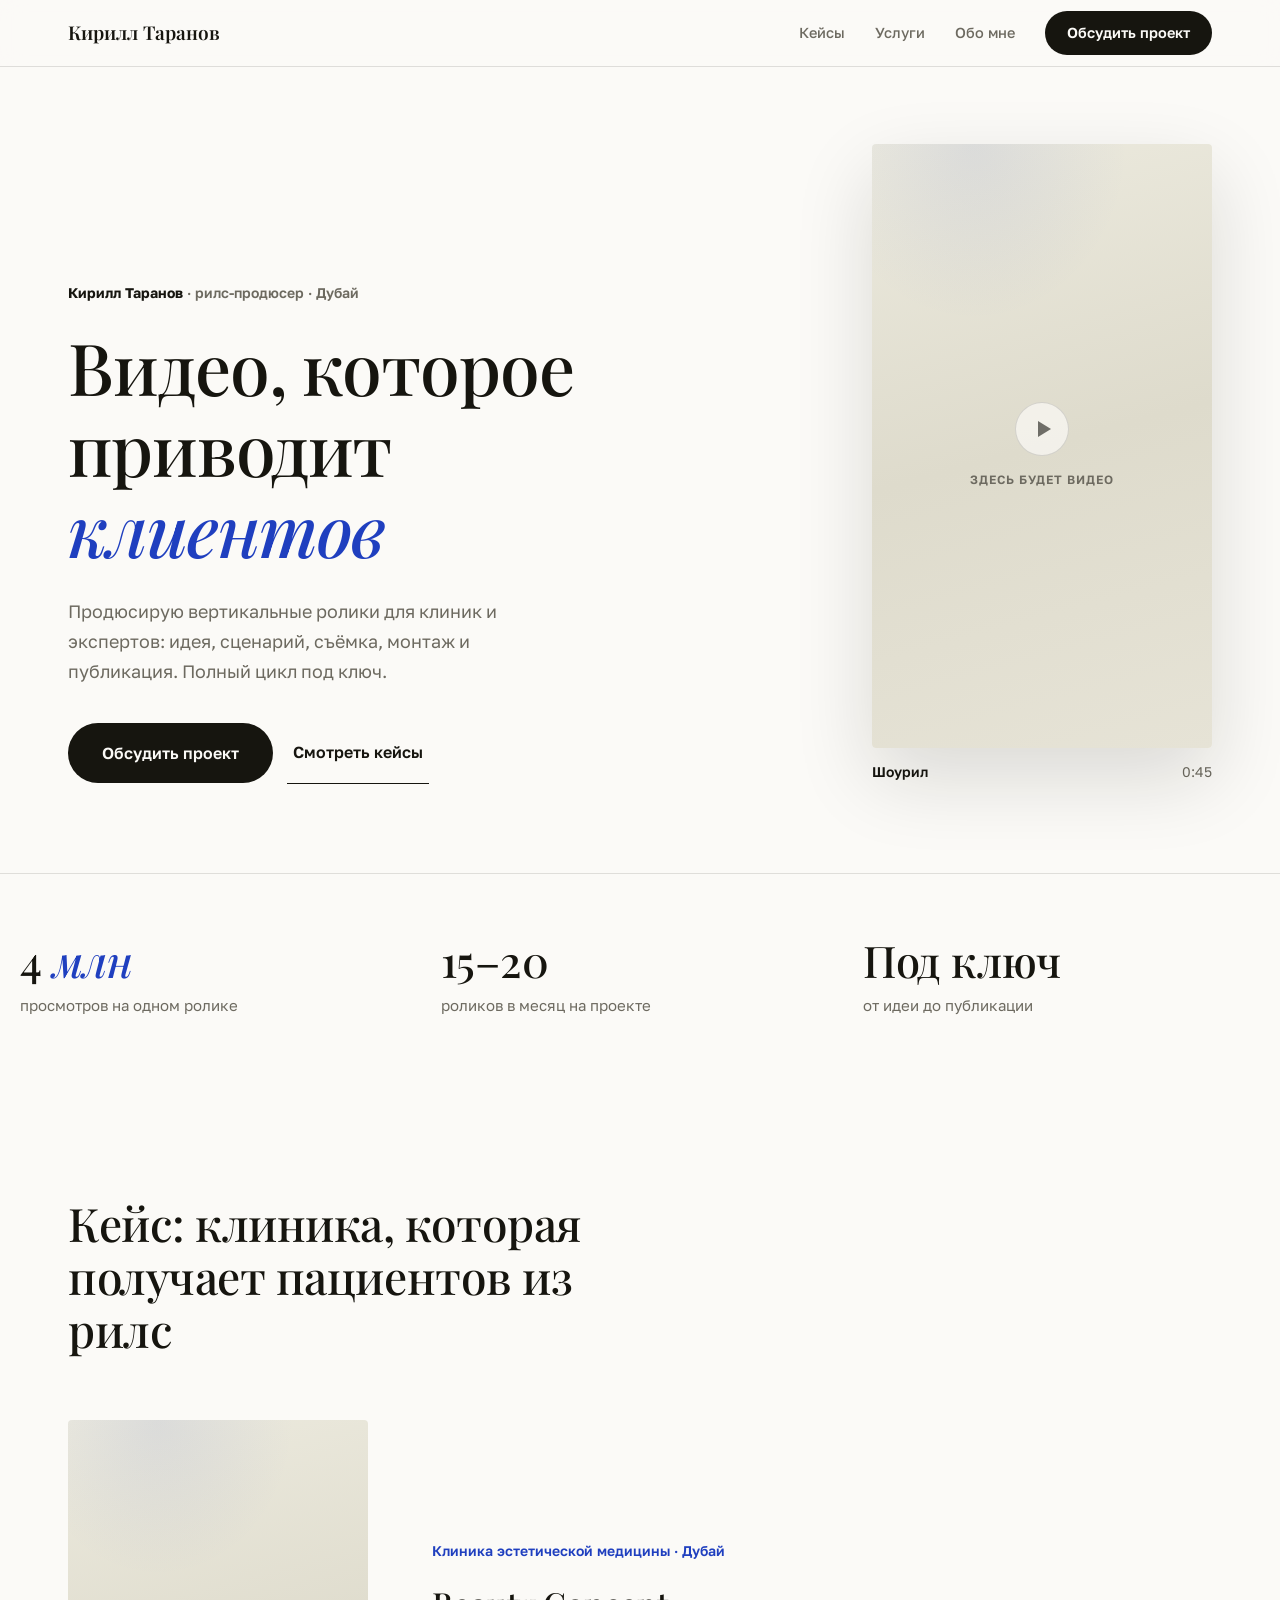
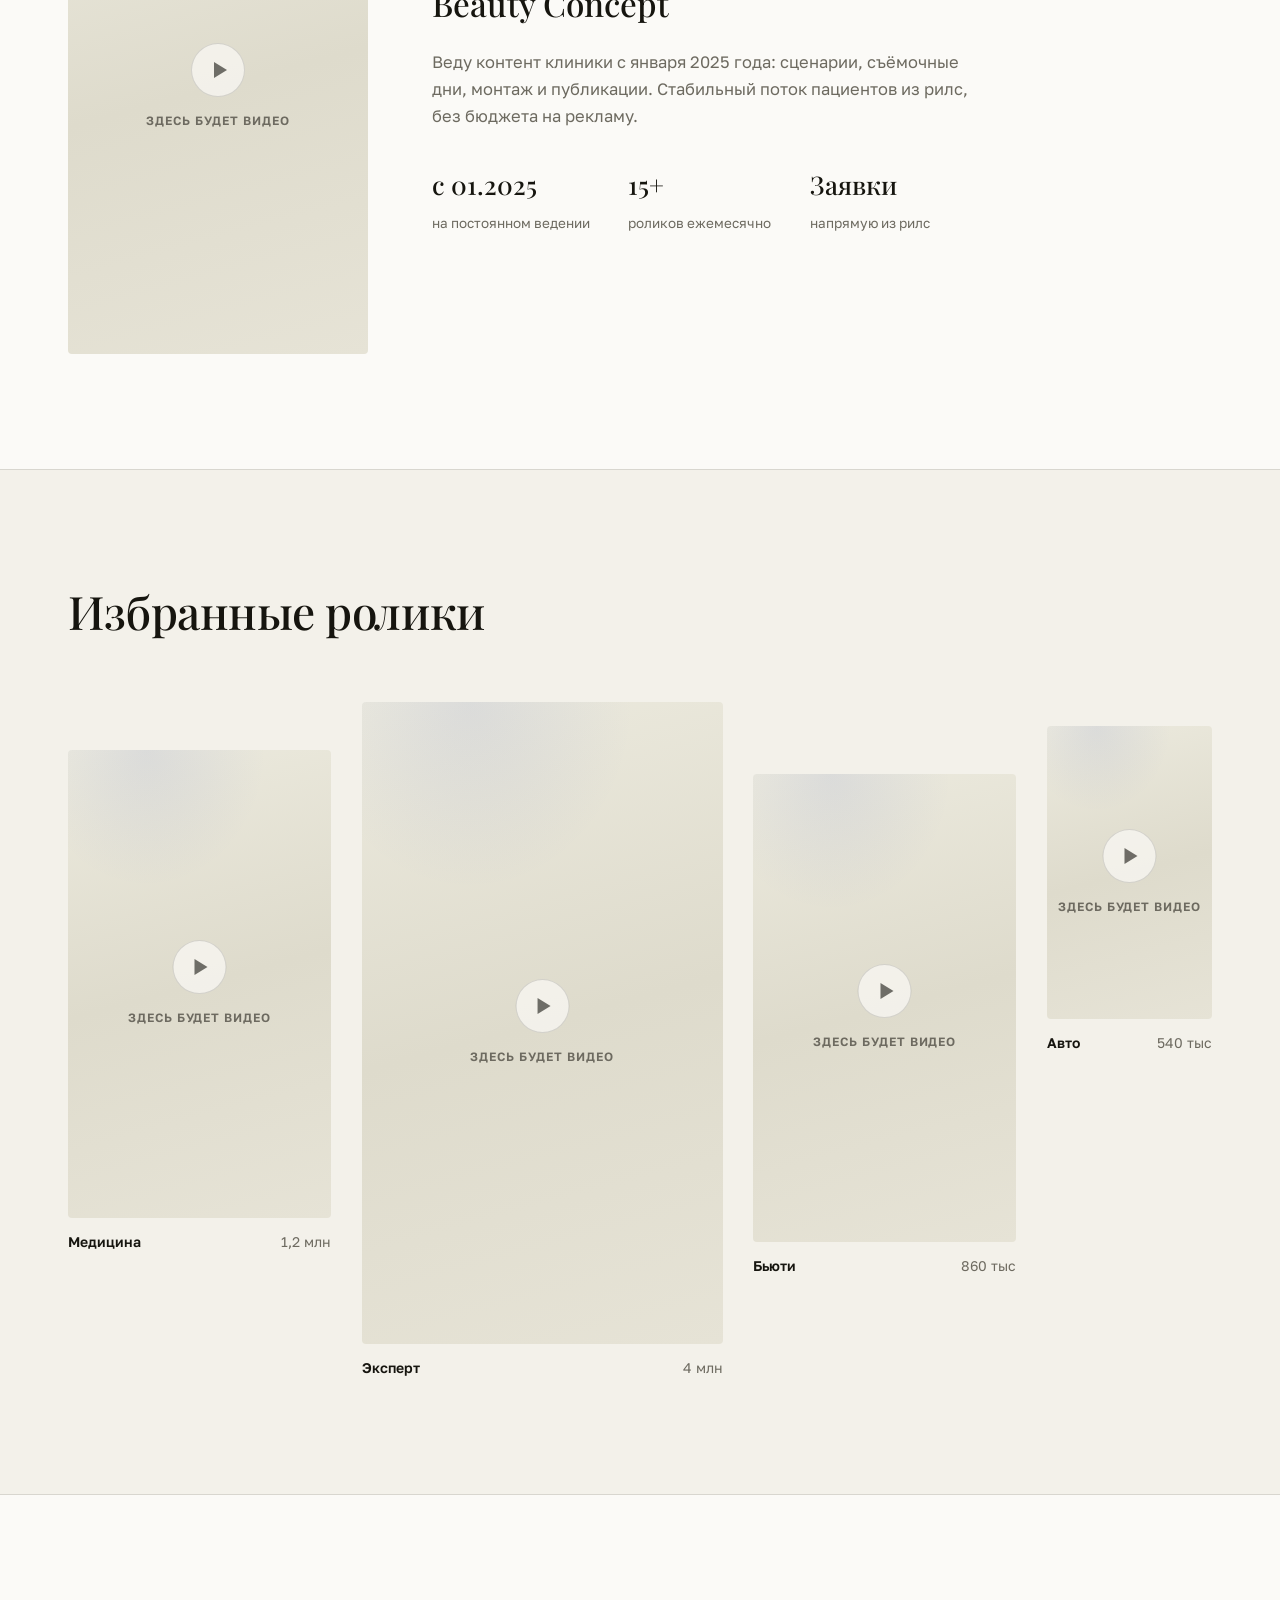
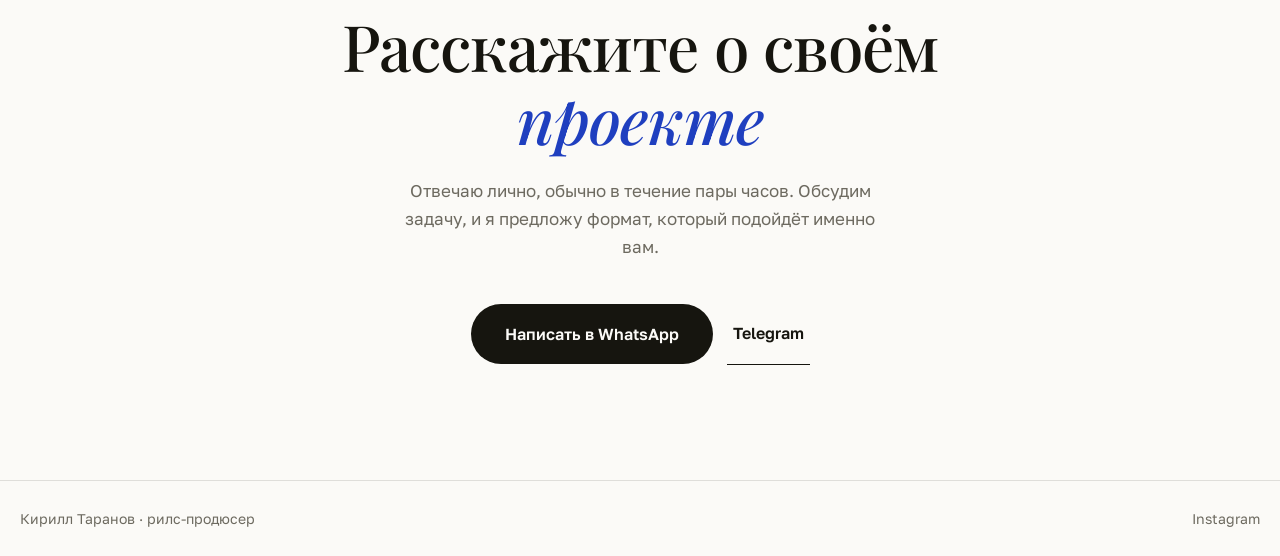
<file: mockups/light-editorial.html>
<!DOCTYPE html>
<html lang="ru">
<head>
<meta charset="UTF-8">
<meta name="viewport" content="width=device-width, initial-scale=1.0">
<title>Вариант 2 · Светлый редакционный</title>
<link rel="preconnect" href="https://fonts.googleapis.com">
<link rel="preconnect" href="https://fonts.gstatic.com" crossorigin>
<link href="https://fonts.googleapis.com/css2?family=Playfair+Display:ital,wght@0,500;0,600;1,500&family=Golos+Text:wght@400;500;600;700&display=swap" rel="stylesheet">
<style>
  :root {
    --bg: #fbfaf7;
    --ink: #16150f;
    --muted: #6d6a60;
    --line: rgba(22, 21, 15, 0.12);
    --accent: #1f3fbf;
    --radius: 4px;
  }
  * { margin: 0; padding: 0; box-sizing: border-box; }
  html { scroll-behavior: smooth; }
  body {
    background: var(--bg);
    color: var(--ink);
    font-family: "Golos Text", system-ui, sans-serif;
    line-height: 1.65;
    -webkit-font-smoothing: antialiased;
    overflow-x: hidden;
  }
  .serif { font-family: "Playfair Display", serif; }
  .wrap { max-width: 1240px; margin: 0 auto; padding: 0 clamp(20px, 4vw, 48px); }

  /* NAV */
  nav { position: fixed; top: 0; left: 0; right: 0; z-index: 50; background: rgba(251, 250, 247, 0.85); backdrop-filter: blur(12px); border-bottom: 1px solid var(--line); }
  .nav-inner { height: 66px; display: flex; align-items: center; justify-content: space-between; }
  .logo { font-family: "Playfair Display", serif; font-weight: 600; font-size: 19px; color: var(--ink); text-decoration: none; }
  .nav-links { display: flex; gap: 30px; align-items: center; }
  .nav-links a { color: var(--muted); text-decoration: none; font-size: 14.5px; font-weight: 500; transition: color 0.25s; }
  .nav-links a:hover { color: var(--ink); }
  .nav-cta {
    color: var(--bg) !important; background: var(--ink); font-weight: 600 !important;
    padding: 10px 22px; border-radius: 100px; transition: background 0.25s, transform 0.2s;
  }
  .nav-cta:hover { background: var(--accent); transform: translateY(-1px); }

  /* HERO */
  .hero { padding-top: clamp(120px, 16vh, 170px); padding-bottom: clamp(48px, 7vw, 90px); position: relative; }
  .hero-grid { display: grid; grid-template-columns: 1.2fr 0.8fr; gap: clamp(32px, 5vw, 80px); align-items: end; }
  .kicker { font-size: 14px; font-weight: 600; color: var(--muted); margin-bottom: 22px; }
  .kicker b { color: var(--ink); font-weight: 700; }
  .hero h1 {
    font-family: "Playfair Display", serif;
    font-size: clamp(40px, 5.6vw, 76px);
    font-weight: 500;
    line-height: 1.12;
    letter-spacing: -0.015em;
    margin-bottom: 28px;
  }
  .hero h1 em { font-style: italic; color: var(--accent); line-height: 1.15; }
  .hero p { font-size: clamp(16px, 1.4vw, 19px); color: var(--muted); max-width: 46ch; margin-bottom: 36px; }
  .cta-row { display: flex; gap: 14px; flex-wrap: wrap; align-items: center; }
  .btn-primary {
    display: inline-flex; align-items: center; gap: 10px;
    background: var(--ink); color: var(--bg); text-decoration: none;
    font-weight: 600; font-size: 16px;
    padding: 17px 34px; border-radius: 100px;
    transition: background 0.25s, transform 0.2s;
  }
  .btn-primary:hover { background: var(--accent); transform: translateY(-2px); }
  .btn-primary:active { transform: scale(0.98); }
  .btn-ghost {
    color: var(--ink); text-decoration: none; font-weight: 600; font-size: 16px;
    padding: 17px 6px; border-bottom: 1.5px solid var(--ink);
    transition: color 0.25s, border-color 0.25s;
  }
  .btn-ghost:hover { color: var(--accent); border-color: var(--accent); }

  /* Reel placeholder */
  .reel {
    position: relative; aspect-ratio: 9 / 16; overflow: hidden;
    border-radius: var(--radius);
    background: linear-gradient(165deg, #eceade 0%, #dedbcc 50%, #e6e3d6 100%);
  }
  .reel::before {
    content: "";
    position: absolute; inset: 0;
    background: radial-gradient(ellipse 70% 45% at 30% 0%, rgba(31, 63, 191, 0.08), transparent 65%);
  }
  .reel-badge {
    position: absolute; left: 50%; top: 50%; transform: translate(-50%, -50%);
    display: flex; flex-direction: column; align-items: center; gap: 14px; width: 100%;
  }
  .reel-play {
    width: 54px; height: 54px; border-radius: 50%;
    background: rgba(251, 250, 247, 0.7);
    border: 1px solid rgba(22, 21, 15, 0.14);
    display: grid; place-items: center;
  }
  .reel-play::after {
    content: ""; width: 0; height: 0; margin-left: 4px;
    border-top: 8px solid transparent; border-bottom: 8px solid transparent;
    border-left: 13px solid rgba(22, 21, 15, 0.6);
  }
  .reel-badge span { font-size: 12px; font-weight: 600; letter-spacing: 0.08em; text-transform: uppercase; color: var(--muted); }
  .reel-caption { display: flex; justify-content: space-between; margin-top: 12px; font-size: 14px; color: var(--muted); }
  .reel-caption b { color: var(--ink); font-weight: 600; }

  .hero-reel { max-width: 340px; width: 100%; justify-self: end; }
  .hero-reel .reel { box-shadow: 0 30px 80px rgba(22, 21, 15, 0.14); }

  /* STATS: инлайн-строка */
  .stats { border-top: 1px solid var(--line); }
  .stats-inner { display: grid; grid-template-columns: repeat(3, 1fr); gap: 24px; padding: clamp(36px, 5vw, 64px) 0; }
  .stat b { font-family: "Playfair Display", serif; font-size: clamp(30px, 3.4vw, 52px); font-weight: 500; display: block; line-height: 1.05; margin-bottom: 8px; }
  .stat b i { font-style: italic; color: var(--accent); }
  .stat span { color: var(--muted); font-size: 15px; }

  /* CASE: журнальная вёрстка */
  .section { padding: clamp(72px, 9vw, 130px) 0; }
  .section-title {
    font-family: "Playfair Display", serif;
    font-size: clamp(30px, 3.6vw, 50px);
    font-weight: 500; line-height: 1.15; letter-spacing: -0.01em;
    margin-bottom: clamp(36px, 5vw, 72px);
    max-width: 22ch;
  }
  .case { display: grid; grid-template-columns: 300px 1fr; gap: clamp(32px, 5vw, 88px); align-items: center; }
  .case-info .case-niche { color: var(--accent); font-weight: 600; font-size: 14px; margin-bottom: 14px; }
  .case-info h3 { font-family: "Playfair Display", serif; font-size: clamp(26px, 2.6vw, 38px); font-weight: 500; margin-bottom: 18px; }
  .case-info p { color: var(--muted); max-width: 54ch; margin-bottom: 32px; font-size: 16.5px; }
  .case-metrics { display: grid; grid-template-columns: repeat(3, auto); gap: clamp(20px, 3vw, 48px); justify-content: start; }
  .metric b { font-family: "Playfair Display", serif; display: block; font-size: clamp(22px, 2vw, 30px); font-weight: 500; margin-bottom: 4px; }
  .metric span { font-size: 13.5px; color: var(--muted); }

  /* SHOWCASE: асимметричная сетка */
  .showcase { background: #f3f1ea; border-top: 1px solid var(--line); border-bottom: 1px solid var(--line); }
  .showcase-grid {
    display: grid; grid-template-columns: repeat(12, 1fr);
    gap: clamp(16px, 2.4vw, 32px); align-items: start;
  }
  .sc-item-1 { grid-column: 1 / span 3; margin-top: 48px; }
  .sc-item-2 { grid-column: 4 / span 4; }
  .sc-item-3 { grid-column: 8 / span 3; margin-top: 72px; }
  .sc-item-4 { grid-column: 11 / span 2; margin-top: 24px; }
  .showcase .reel { transition: transform 0.4s cubic-bezier(0.16, 1, 0.3, 1); }
  .showcase .reel:hover { transform: translateY(-8px); }

  /* CONTACT */
  .contact { text-align: center; }
  .contact h2 {
    font-family: "Playfair Display", serif;
    font-size: clamp(34px, 5vw, 68px);
    font-weight: 500; line-height: 1.12; letter-spacing: -0.015em;
    max-width: 18ch; margin: 0 auto 22px;
  }
  .contact h2 em { font-style: italic; color: var(--accent); line-height: 1.15; }
  .contact p { color: var(--muted); font-size: 17px; margin: 0 auto 42px; max-width: 44ch; }
  .contact .cta-row { justify-content: center; }

  footer { border-top: 1px solid var(--line); }
  .footer-inner { padding: 26px 0; display: flex; justify-content: space-between; color: var(--muted); font-size: 14px; }
  .footer-inner a { color: var(--muted); text-decoration: none; }
  .footer-inner a:hover { color: var(--ink); }

  @media (max-width: 860px) {
    .nav-links a:not(.nav-cta) { display: none; }
    .hero-grid { grid-template-columns: 1fr; align-items: start; }
    .hero-reel { justify-self: start; max-width: 260px; }
    .stats-inner { grid-template-columns: 1fr; gap: 28px; }
    .case { grid-template-columns: 1fr; }
    .case > .reel { max-width: 250px; }
    .case-metrics { grid-template-columns: 1fr 1fr; }
    .showcase-grid { grid-template-columns: 1fr 1fr; gap: 16px; }
    .sc-item-1, .sc-item-2, .sc-item-3, .sc-item-4 { grid-column: auto; margin-top: 0; }
    .sc-item-2, .sc-item-3 { margin-top: 24px; }
  }
</style>
</head>
<body>

<nav>
  <div class="wrap nav-inner">
    <a class="logo" href="#">Кирилл Таранов</a>
    <div class="nav-links">
      <a href="#">Кейсы</a>
      <a href="#">Услуги</a>
      <a href="#">Обо мне</a>
      <a class="nav-cta" href="#">Обсудить проект</a>
    </div>
  </div>
</nav>

<header class="hero">
  <div class="wrap hero-grid">
    <div>
      <div class="kicker"><b>Кирилл Таранов</b> · рилс-продюсер · Дубай</div>
      <h1>Видео, которое приводит <em>клиентов</em></h1>
      <p>Продюсирую вертикальные ролики для клиник и экспертов: идея, сценарий, съёмка, монтаж и публикация. Полный цикл под ключ.</p>
      <div class="cta-row">
        <a class="btn-primary" href="#">Обсудить проект</a>
        <a class="btn-ghost" href="#">Смотреть кейсы</a>
      </div>
    </div>
    <div class="hero-reel">
      <div class="reel">
        <div class="reel-badge"><div class="reel-play"></div><span>здесь будет видео</span></div>
      </div>
      <div class="reel-caption"><b>Шоурил</b><span>0:45</span></div>
    </div>
  </div>
</header>

<section class="stats">
  <div class="wrap stats-inner">
    <div class="stat"><b>4 <i>млн</i></b><span>просмотров на одном ролике</span></div>
    <div class="stat"><b>15–20</b><span>роликов в месяц на проекте</span></div>
    <div class="stat"><b>Под ключ</b><span>от идеи до публикации</span></div>
  </div>
</section>

<section class="section">
  <div class="wrap">
    <h2 class="section-title">Кейс: клиника, которая получает пациентов из рилс</h2>
    <div class="case">
      <div class="reel">
        <div class="reel-badge"><div class="reel-play"></div><span>здесь будет видео</span></div>
      </div>
      <div class="case-info">
        <div class="case-niche">Клиника эстетической медицины · Дубай</div>
        <h3>Beauty Concept</h3>
        <p>Веду контент клиники с января 2025 года: сценарии, съёмочные дни, монтаж и публикации. Стабильный поток пациентов из рилс, без бюджета на рекламу.</p>
        <div class="case-metrics">
          <div class="metric"><b>с 01.2025</b><span>на постоянном ведении</span></div>
          <div class="metric"><b>15+</b><span>роликов ежемесячно</span></div>
          <div class="metric"><b>Заявки</b><span>напрямую из рилс</span></div>
        </div>
      </div>
    </div>
  </div>
</section>

<section class="section showcase">
  <div class="wrap">
    <h2 class="section-title">Избранные ролики</h2>
    <div class="showcase-grid">
      <div class="sc-item-1"><div class="reel"><div class="reel-badge"><div class="reel-play"></div><span>здесь будет видео</span></div></div><div class="reel-caption"><b>Медицина</b><span>1,2 млн</span></div></div>
      <div class="sc-item-2"><div class="reel"><div class="reel-badge"><div class="reel-play"></div><span>здесь будет видео</span></div></div><div class="reel-caption"><b>Эксперт</b><span>4 млн</span></div></div>
      <div class="sc-item-3"><div class="reel"><div class="reel-badge"><div class="reel-play"></div><span>здесь будет видео</span></div></div><div class="reel-caption"><b>Бьюти</b><span>860 тыс</span></div></div>
      <div class="sc-item-4"><div class="reel"><div class="reel-badge"><div class="reel-play"></div><span>здесь будет видео</span></div></div><div class="reel-caption"><b>Авто</b><span>540 тыс</span></div></div>
    </div>
  </div>
</section>

<section class="section contact">
  <div class="wrap">
    <h2>Расскажите о своём <em>проекте</em></h2>
    <p>Отвечаю лично, обычно в течение пары часов. Обсудим задачу, и я предложу формат, который подойдёт именно вам.</p>
    <div class="cta-row">
      <a class="btn-primary" href="#">Написать в WhatsApp</a>
      <a class="btn-ghost" href="#">Telegram</a>
    </div>
  </div>
</section>

<footer>
  <div class="wrap footer-inner">
    <span>Кирилл Таранов · рилс-продюсер</span>
    <a href="#">Instagram</a>
  </div>
</footer>

</body>
</html>
</file>
